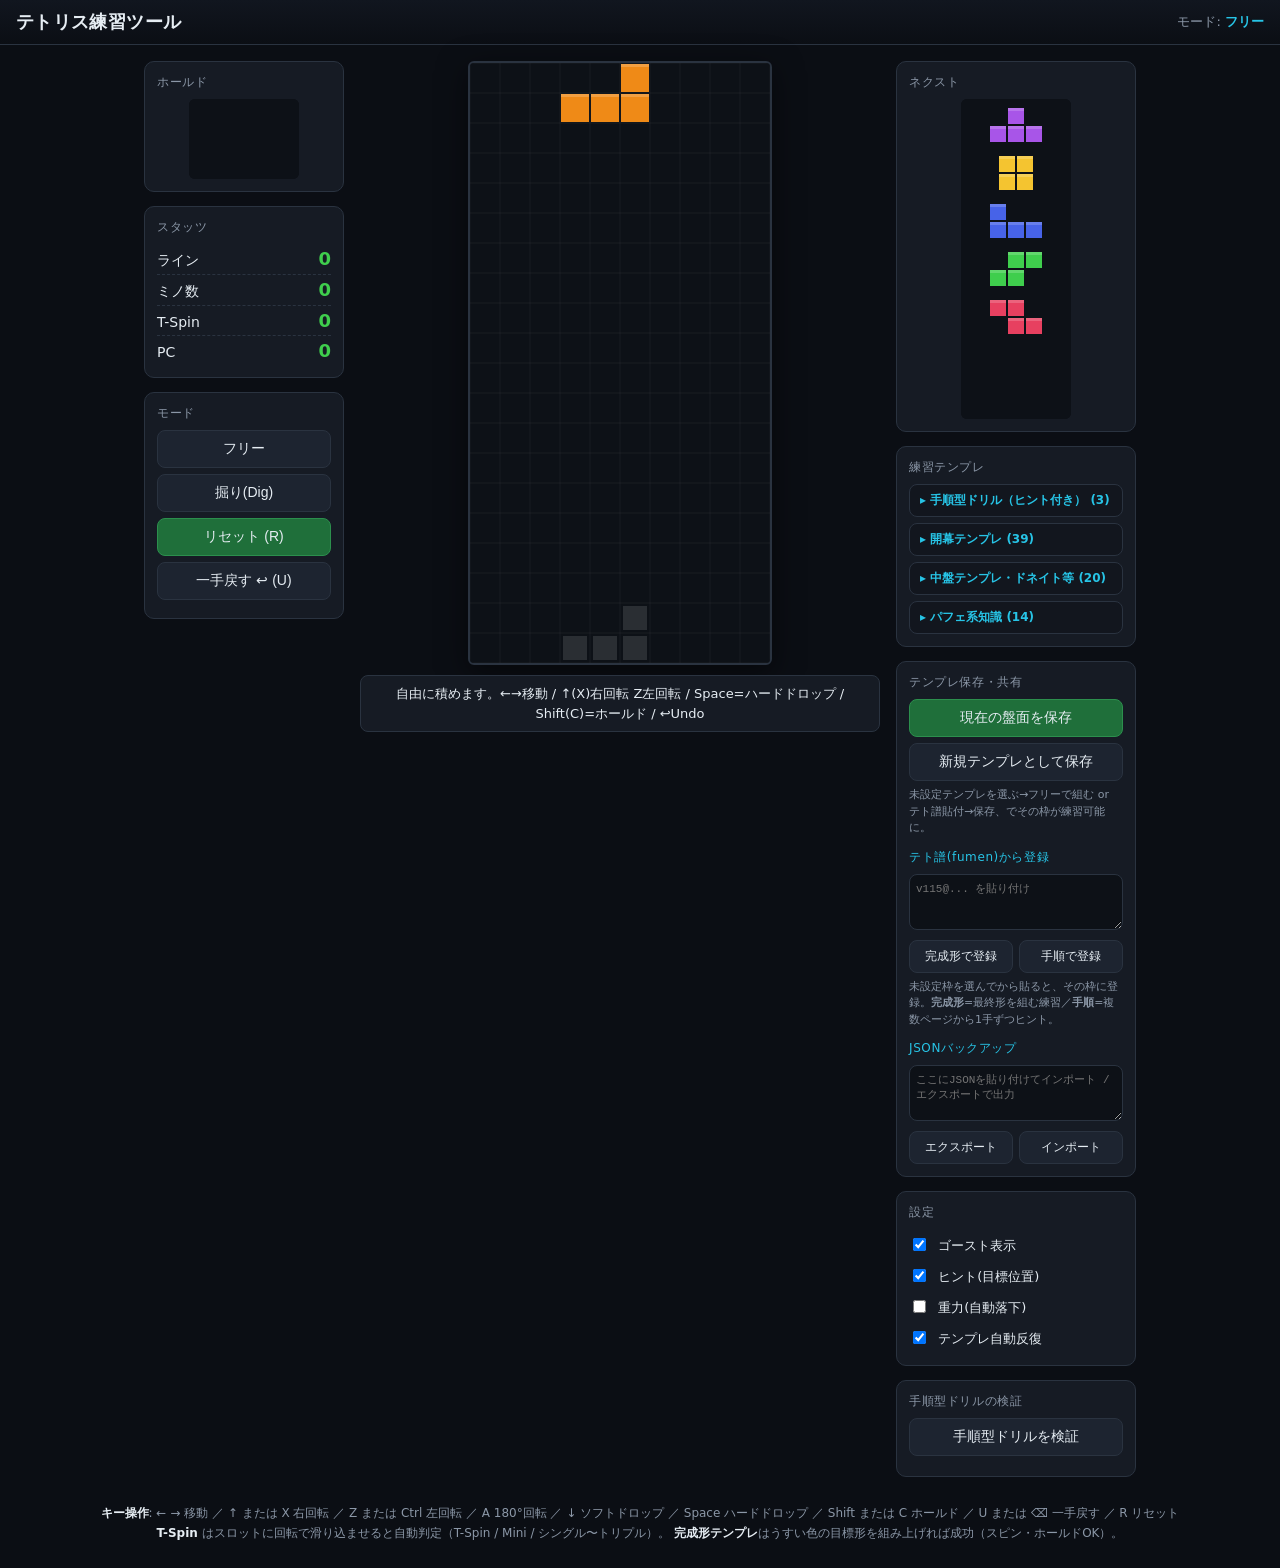
<file: tetris/index.html>
<!DOCTYPE html>
<html lang="ja">
<head>
  <meta charset="UTF-8" />
  <meta name="viewport" content="width=device-width, initial-scale=1, viewport-fit=cover" />
  <meta name="theme-color" content="#0d1117" />
  <meta name="apple-mobile-web-app-capable" content="yes" />
  <title>テトリス練習ツール</title>
  <link rel="stylesheet" href="css/style.css" />
</head>
<body>
  <header class="topbar">
    <h1>テトリス練習ツール</h1>
    <div class="mode-tag">モード: <span id="mode-label">フリー</span></div>
  </header>

  <main class="layout">
    <!-- 左: ホールド + 操作 -->
    <aside class="side left">
      <div class="panel">
        <div class="panel-title">ホールド</div>
        <canvas id="hold" width="110" height="80"></canvas>
      </div>
      <div class="panel stats">
        <div class="panel-title">スタッツ</div>
        <div class="stat"><span>ライン</span><b id="stat-lines">0</b></div>
        <div class="stat"><span>ミノ数</span><b id="stat-pieces">0</b></div>
        <div class="stat"><span>T-Spin</span><b id="stat-tspin">0</b></div>
        <div class="stat"><span>PC</span><b id="stat-pc">0</b></div>
      </div>
      <div class="panel">
        <div class="panel-title">モード</div>
        <button id="btn-free" class="ctrl-btn">フリー</button>
        <button id="btn-dig" class="ctrl-btn">掘り(Dig)</button>
        <button id="btn-reset" class="ctrl-btn primary">リセット (R)</button>
        <button id="btn-undo" class="ctrl-btn">一手戻す ↩ (U)</button>
      </div>
    </aside>

    <!-- 中央: 盤面 -->
    <section class="center">
      <canvas id="board" width="300" height="600"></canvas>
      <div id="hint-text" class="hint">準備中…</div>
      <!-- タッチ操作（スマホ用） -->
      <div class="touchpad">
        <button id="t-ccw">⟲</button>
        <button id="t-left">←</button>
        <button id="t-down">↓</button>
        <button id="t-right">→</button>
        <button id="t-cw">⟳</button>
        <button id="t-180">180°</button>
        <button id="t-drop" class="wide2">ドロップ</button>
        <button id="t-hold">ホールド</button>
        <button id="t-undo">↩戻す</button>
      </div>
    </section>

    <!-- 右: ネクスト + テンプレ + 設定 -->
    <aside class="side right">
      <div class="panel">
        <div class="panel-title">ネクスト</div>
        <canvas id="next" width="110" height="320"></canvas>
      </div>

      <div class="panel">
        <div class="panel-title">練習テンプレ</div>
        <div id="tpl-list" class="tpl-list"></div>
      </div>

      <div class="panel">
        <div class="panel-title">テンプレ保存・共有</div>
        <button id="btn-save" class="ctrl-btn primary">現在の盤面を保存</button>
        <button id="btn-savenew" class="ctrl-btn">新規テンプレとして保存</button>
        <p class="note">未設定テンプレを選ぶ→フリーで組む or テト譜貼付→保存、でその枠が練習可能に。</p>

        <div class="panel-title sub">テト譜(fumen)から登録</div>
        <textarea id="fumen-text" class="io-text" placeholder="v115@... を貼り付け"></textarea>
        <div class="io-row">
          <button id="btn-fumen" class="ctrl-btn small">完成形で登録</button>
          <button id="btn-fumen-steps" class="ctrl-btn small">手順で登録</button>
        </div>
        <p class="note">未設定枠を選んでから貼ると、その枠に登録。<b>完成形</b>=最終形を組む練習／<b>手順</b>=複数ページから1手ずつヒント。</p>

        <div class="panel-title sub">JSONバックアップ</div>
        <textarea id="io-text" class="io-text" placeholder="ここにJSONを貼り付けてインポート / エクスポートで出力"></textarea>
        <div class="io-row">
          <button id="btn-export" class="ctrl-btn small">エクスポート</button>
          <button id="btn-import" class="ctrl-btn small">インポート</button>
        </div>
      </div>

      <div class="panel">
        <div class="panel-title">設定</div>
        <label class="toggle"><input type="checkbox" id="set-ghost"> ゴースト表示</label>
        <label class="toggle"><input type="checkbox" id="set-hint"> ヒント(目標位置)</label>
        <label class="toggle"><input type="checkbox" id="set-gravity"> 重力(自動落下)</label>
        <label class="toggle"><input type="checkbox" id="set-repeat"> テンプレ自動反復</label>
      </div>

      <div class="panel">
        <div class="panel-title">手順型ドリルの検証</div>
        <button id="btn-verify" class="ctrl-btn">手順型ドリルを検証</button>
        <div id="verify-out" class="verify-out"></div>
      </div>
    </aside>
  </main>

  <footer class="help">
    <b>キー操作</b>: ← → 移動 ／ ↑ または X 右回転 ／ Z または Ctrl 左回転 ／ A 180°回転 ／
    ↓ ソフトドロップ ／ Space ハードドロップ ／ Shift または C ホールド ／ U または ⌫ 一手戻す ／ R リセット<br />
    <b>T-Spin</b> はスロットに回転で滑り込ませると自動判定（T-Spin / Mini / シングル〜トリプル）。
    <b>完成形テンプレ</b>はうすい色の目標形を組み上げれば成功（スピン・ホールドOK）。
  </footer>

  <!-- ビルド不要・classic script（file:// でも動く） -->
  <script src="js/engine.js"></script>
  <script src="js/templates.js"></script>
  <script src="js/catalog.js"></script>
  <script src="js/catalog_data.js"></script>
  <script src="js/fumen.js"></script>
  <script src="js/app.js"></script>
</body>
</html>
</file>
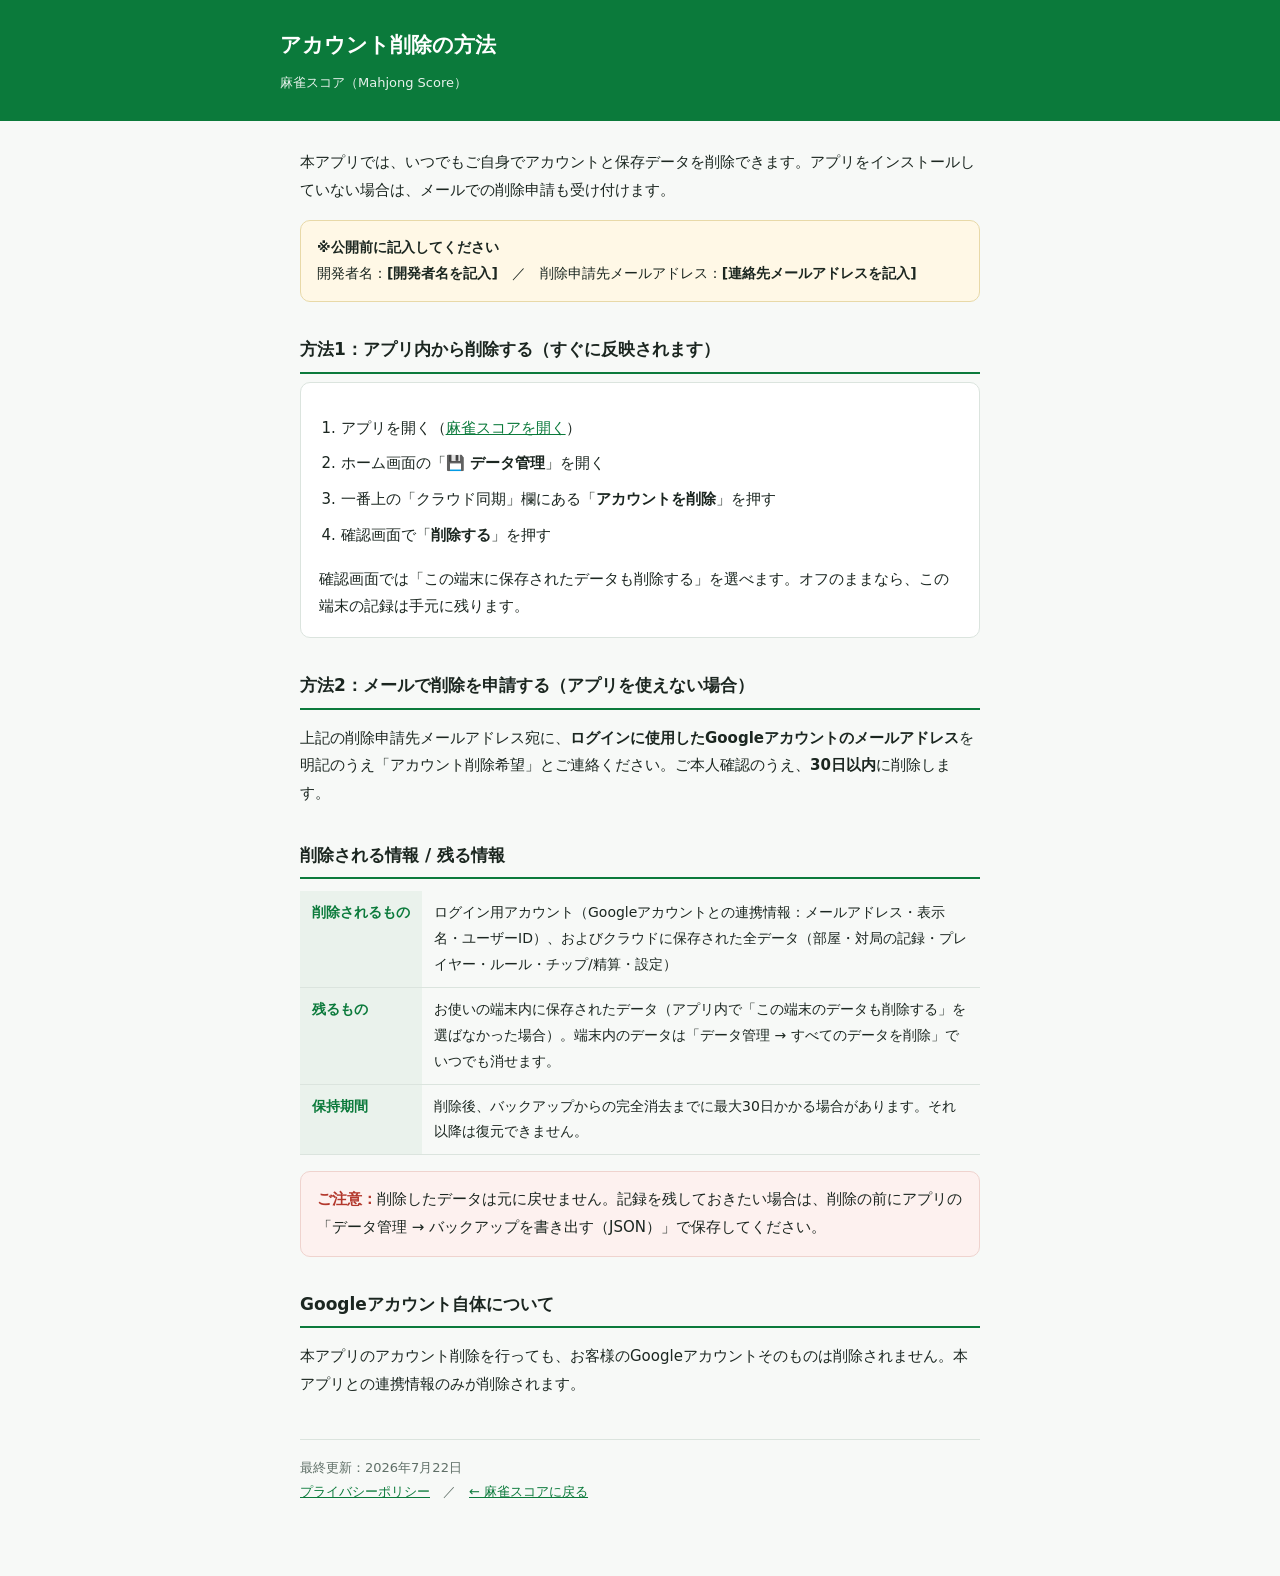
<file: delete-account.html>
<!doctype html>
<html lang="ja">
<head>
<meta charset="utf-8">
<meta name="viewport" content="width=device-width, initial-scale=1">
<title>アカウント削除の方法｜麻雀スコア</title>
<style>
  :root { --green:#0b7a3b; --ink:#1b2620; --muted:#5f6f67; --line:#dbe4de; --paper:#f7f9f7; --red:#b3382c; }
  * { box-sizing:border-box; }
  body { margin:0; background:var(--paper); color:var(--ink); line-height:1.85;
         font-family:"Hiragino Kaku Gothic ProN","Yu Gothic","YuGothic","Noto Sans JP",system-ui,sans-serif; }
  .wrap { max-width:720px; margin:0 auto; padding:0 20px 72px; }
  header { background:var(--green); color:#fff; padding:26px 20px; margin-bottom:28px; }
  header .inner { max-width:720px; margin:0 auto; }
  header h1 { margin:0; font-size:21px; }
  header p { margin:6px 0 0; font-size:13px; opacity:.9; }
  h2 { font-size:17px; margin:32px 0 8px; padding-bottom:6px; border-bottom:2px solid var(--green); }
  p, li { font-size:15px; }
  ol, ul { padding-left:1.35em; }
  ol li { margin:8px 0; }
  .steps { background:#fff; border:1px solid var(--line); border-radius:10px; padding:16px 18px; }
  .todo { background:#fff8e6; border:1px solid #e8d9a8; border-radius:10px; padding:14px 16px; margin:16px 0; font-size:14px; }
  .warn { background:#fdf1ef; border:1px solid #efd3ce; border-radius:10px; padding:14px 16px; margin:16px 0; }
  .warn b { color:var(--red); }
  table { width:100%; border-collapse:collapse; margin:12px 0; font-size:14px; }
  th, td { text-align:left; padding:9px 12px; border-bottom:1px solid var(--line); vertical-align:top; }
  th { background:#eaf2ec; color:var(--green); white-space:nowrap; }
  a { color:var(--green); }
  footer { margin-top:40px; padding-top:16px; border-top:1px solid var(--line); font-size:13px; color:var(--muted); }
</style>
</head>
<body>
<header><div class="inner">
  <h1>アカウント削除の方法</h1>
  <p>麻雀スコア（Mahjong Score）</p>
</div></header>

<div class="wrap">

<p>本アプリでは、いつでもご自身でアカウントと保存データを削除できます。アプリをインストールしていない場合は、メールでの削除申請も受け付けます。</p>

<div class="todo">
  <b>※公開前に記入してください</b><br>
  開発者名：<b>[開発者名を記入]</b>　／　削除申請先メールアドレス：<b>[連絡先メールアドレスを記入]</b>
</div>

<h2>方法1：アプリ内から削除する（すぐに反映されます）</h2>
<div class="steps">
  <ol>
    <li>アプリを開く（<a href="./">麻雀スコアを開く</a>）</li>
    <li>ホーム画面の「<b>💾 データ管理</b>」を開く</li>
    <li>一番上の「クラウド同期」欄にある「<b>アカウントを削除</b>」を押す</li>
    <li>確認画面で「<b>削除する</b>」を押す</li>
  </ol>
  <p style="margin:10px 0 0">確認画面では「この端末に保存されたデータも削除する」を選べます。オフのままなら、この端末の記録は手元に残ります。</p>
</div>

<h2>方法2：メールで削除を申請する（アプリを使えない場合）</h2>
<p>上記の削除申請先メールアドレス宛に、<b>ログインに使用したGoogleアカウントのメールアドレス</b>を明記のうえ「アカウント削除希望」とご連絡ください。ご本人確認のうえ、<b>30日以内</b>に削除します。</p>

<h2>削除される情報 / 残る情報</h2>
<table>
  <tr><th>削除されるもの</th><td>ログイン用アカウント（Googleアカウントとの連携情報：メールアドレス・表示名・ユーザーID）、およびクラウドに保存された全データ（部屋・対局の記録・プレイヤー・ルール・チップ/精算・設定）</td></tr>
  <tr><th>残るもの</th><td>お使いの端末内に保存されたデータ（アプリ内で「この端末のデータも削除する」を選ばなかった場合）。端末内のデータは「データ管理 → すべてのデータを削除」でいつでも消せます。</td></tr>
  <tr><th>保持期間</th><td>削除後、バックアップからの完全消去までに最大30日かかる場合があります。それ以降は復元できません。</td></tr>
</table>

<div class="warn">
  <p style="margin:0"><b>ご注意：</b>削除したデータは元に戻せません。記録を残しておきたい場合は、削除の前にアプリの「データ管理 → バックアップを書き出す（JSON）」で保存してください。</p>
</div>

<h2>Googleアカウント自体について</h2>
<p>本アプリのアカウント削除を行っても、お客様のGoogleアカウントそのものは削除されません。本アプリとの連携情報のみが削除されます。</p>

<footer>
  最終更新：2026年7月22日<br>
  <a href="privacy.html">プライバシーポリシー</a>　／　<a href="./">← 麻雀スコアに戻る</a>
</footer>

</div>
</body>
</html>
</file>
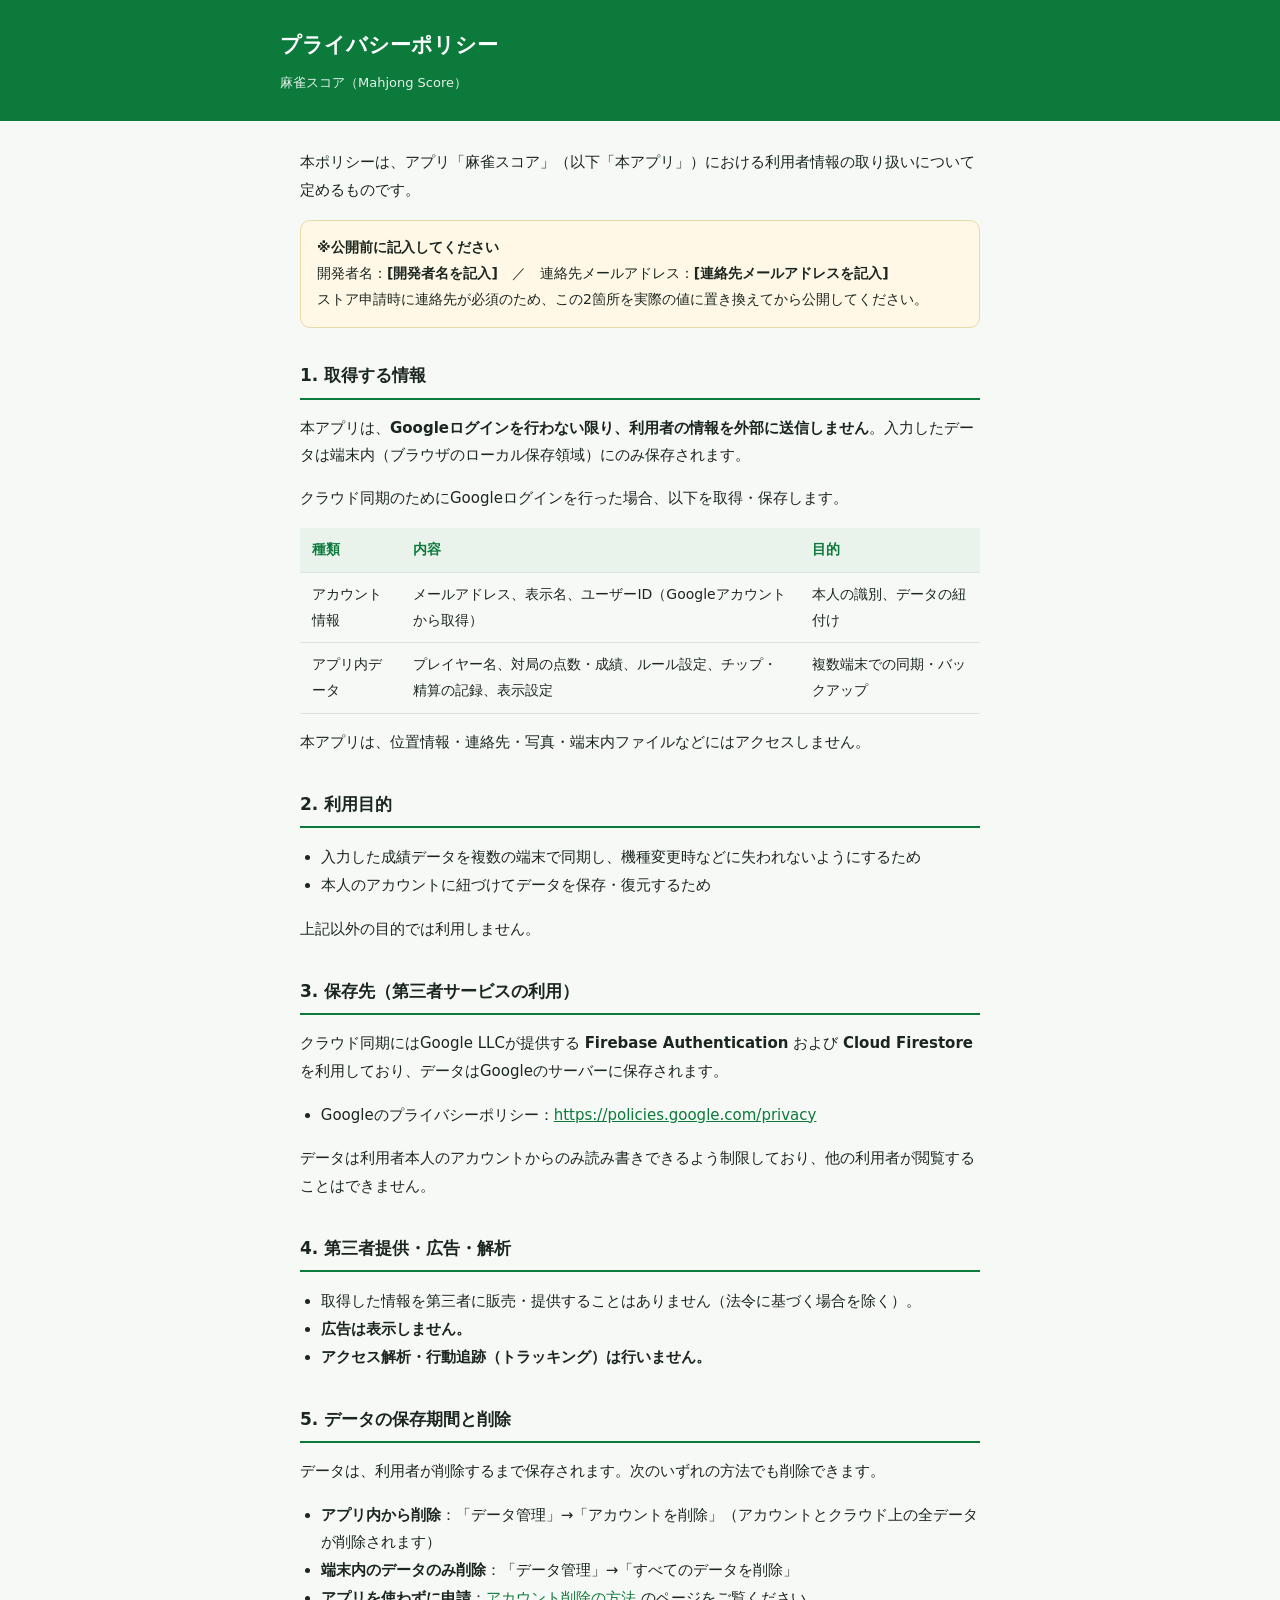
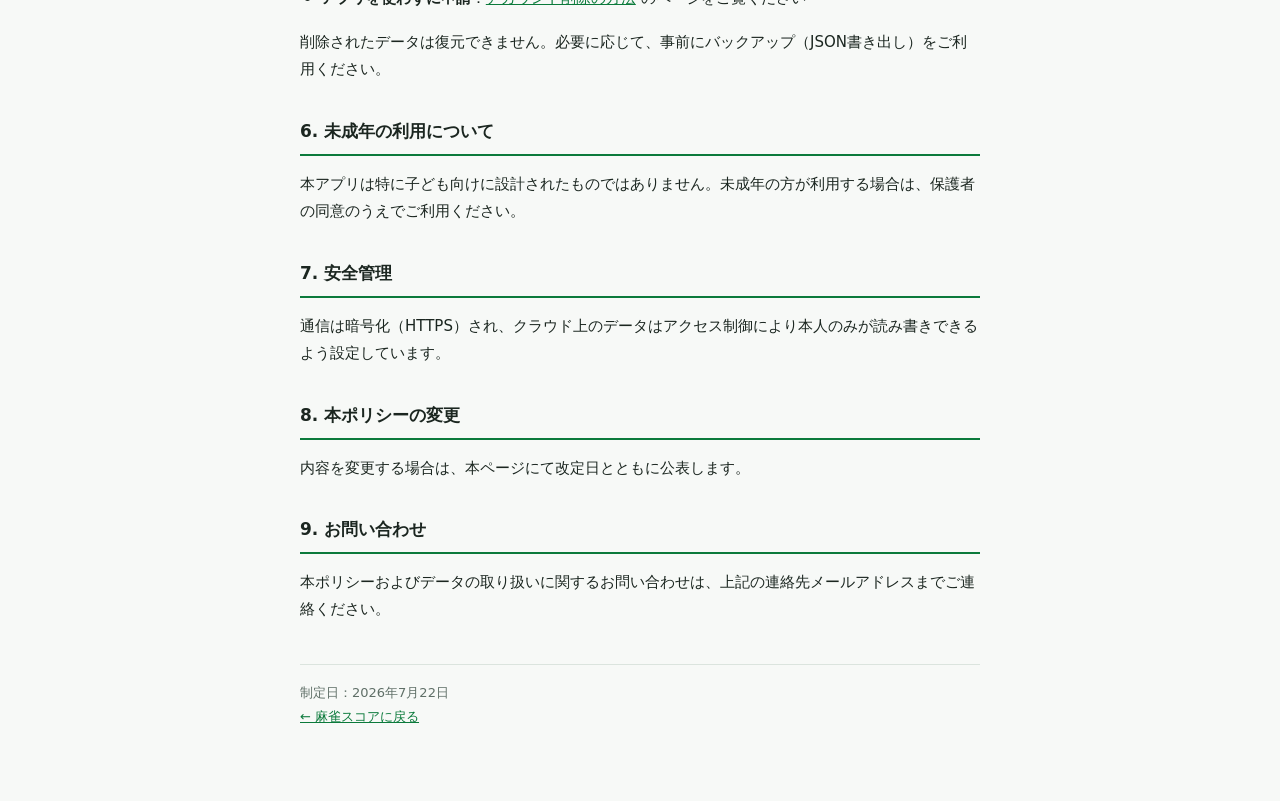
<file: privacy.html>
<!doctype html>
<html lang="ja">
<head>
<meta charset="utf-8">
<meta name="viewport" content="width=device-width, initial-scale=1">
<title>プライバシーポリシー｜麻雀スコア</title>
<style>
  :root { --green:#0b7a3b; --ink:#1b2620; --muted:#5f6f67; --line:#dbe4de; --paper:#f7f9f7; }
  * { box-sizing:border-box; }
  body { margin:0; background:var(--paper); color:var(--ink); line-height:1.85;
         font-family:"Hiragino Kaku Gothic ProN","Yu Gothic","YuGothic","Noto Sans JP",system-ui,sans-serif; }
  .wrap { max-width:720px; margin:0 auto; padding:0 20px 72px; }
  header { background:var(--green); color:#fff; padding:26px 20px; margin-bottom:28px; }
  header .inner { max-width:720px; margin:0 auto; }
  header h1 { margin:0; font-size:21px; }
  header p { margin:6px 0 0; font-size:13px; opacity:.9; }
  h2 { font-size:17px; margin:32px 0 8px; padding-bottom:6px; border-bottom:2px solid var(--green); }
  p, li { font-size:15px; }
  ul { padding-left:1.3em; }
  .note { background:#fff; border:1px solid var(--line); border-radius:10px; padding:14px 16px; margin:16px 0; }
  .todo { background:#fff8e6; border:1px solid #e8d9a8; border-radius:10px; padding:14px 16px; margin:16px 0; font-size:14px; }
  table { width:100%; border-collapse:collapse; margin:12px 0; font-size:14px; }
  th, td { text-align:left; padding:9px 12px; border-bottom:1px solid var(--line); vertical-align:top; }
  th { background:#eaf2ec; color:var(--green); white-space:nowrap; }
  a { color:var(--green); }
  footer { margin-top:40px; padding-top:16px; border-top:1px solid var(--line); font-size:13px; color:var(--muted); }
</style>
</head>
<body>
<header><div class="inner">
  <h1>プライバシーポリシー</h1>
  <p>麻雀スコア（Mahjong Score）</p>
</div></header>

<div class="wrap">

<p>本ポリシーは、アプリ「麻雀スコア」（以下「本アプリ」）における利用者情報の取り扱いについて定めるものです。</p>

<div class="todo">
  <b>※公開前に記入してください</b><br>
  開発者名：<b>[開発者名を記入]</b>　／　連絡先メールアドレス：<b>[連絡先メールアドレスを記入]</b><br>
  ストア申請時に連絡先が必須のため、この2箇所を実際の値に置き換えてから公開してください。
</div>

<h2>1. 取得する情報</h2>
<p>本アプリは、<b>Googleログインを行わない限り、利用者の情報を外部に送信しません</b>。入力したデータは端末内（ブラウザのローカル保存領域）にのみ保存されます。</p>
<p>クラウド同期のためにGoogleログインを行った場合、以下を取得・保存します。</p>
<table>
  <tr><th>種類</th><th>内容</th><th>目的</th></tr>
  <tr><td>アカウント情報</td><td>メールアドレス、表示名、ユーザーID（Googleアカウントから取得）</td><td>本人の識別、データの紐付け</td></tr>
  <tr><td>アプリ内データ</td><td>プレイヤー名、対局の点数・成績、ルール設定、チップ・精算の記録、表示設定</td><td>複数端末での同期・バックアップ</td></tr>
</table>
<p>本アプリは、位置情報・連絡先・写真・端末内ファイルなどにはアクセスしません。</p>

<h2>2. 利用目的</h2>
<ul>
  <li>入力した成績データを複数の端末で同期し、機種変更時などに失われないようにするため</li>
  <li>本人のアカウントに紐づけてデータを保存・復元するため</li>
</ul>
<p>上記以外の目的では利用しません。</p>

<h2>3. 保存先（第三者サービスの利用）</h2>
<p>クラウド同期にはGoogle LLCが提供する <b>Firebase Authentication</b> および <b>Cloud Firestore</b> を利用しており、データはGoogleのサーバーに保存されます。</p>
<ul>
  <li>Googleのプライバシーポリシー：<a href="https://policies.google.com/privacy" target="_blank" rel="noopener">https://policies.google.com/privacy</a></li>
</ul>
<p>データは利用者本人のアカウントからのみ読み書きできるよう制限しており、他の利用者が閲覧することはできません。</p>

<h2>4. 第三者提供・広告・解析</h2>
<ul>
  <li>取得した情報を第三者に販売・提供することはありません（法令に基づく場合を除く）。</li>
  <li><b>広告は表示しません。</b></li>
  <li><b>アクセス解析・行動追跡（トラッキング）は行いません。</b></li>
</ul>

<h2>5. データの保存期間と削除</h2>
<p>データは、利用者が削除するまで保存されます。次のいずれの方法でも削除できます。</p>
<ul>
  <li><b>アプリ内から削除</b>：「データ管理」→「アカウントを削除」（アカウントとクラウド上の全データが削除されます）</li>
  <li><b>端末内のデータのみ削除</b>：「データ管理」→「すべてのデータを削除」</li>
  <li><b>アプリを使わずに申請</b>：<a href="delete-account.html">アカウント削除の方法</a> のページをご覧ください</li>
</ul>
<p>削除されたデータは復元できません。必要に応じて、事前にバックアップ（JSON書き出し）をご利用ください。</p>

<h2>6. 未成年の利用について</h2>
<p>本アプリは特に子ども向けに設計されたものではありません。未成年の方が利用する場合は、保護者の同意のうえでご利用ください。</p>

<h2>7. 安全管理</h2>
<p>通信は暗号化（HTTPS）され、クラウド上のデータはアクセス制御により本人のみが読み書きできるよう設定しています。</p>

<h2>8. 本ポリシーの変更</h2>
<p>内容を変更する場合は、本ページにて改定日とともに公表します。</p>

<h2>9. お問い合わせ</h2>
<p>本ポリシーおよびデータの取り扱いに関するお問い合わせは、上記の連絡先メールアドレスまでご連絡ください。</p>

<footer>
  制定日：2026年7月22日<br>
  <a href="./">← 麻雀スコアに戻る</a>
</footer>

</div>
</body>
</html>
</file>
<file: tetris/css/style.css>
:root {
  --bg: #0b0e14;
  --panel: #161b24;
  --panel2: #1d2430;
  --line: #2a3340;
  --text: #e6edf3;
  --muted: #8b97a7;
  --accent: #27c4e6;
  --accent2: #3fce4d;
}
* { box-sizing: border-box; }
html, body {
  margin: 0; padding: 0;
  background: var(--bg); color: var(--text);
  font-family: system-ui, -apple-system, "Hiragino Kaku Gothic ProN", "Noto Sans JP", sans-serif;
  -webkit-text-size-adjust: 100%;
}
.topbar {
  display: flex; align-items: center; justify-content: space-between;
  padding: 10px 16px; border-bottom: 1px solid var(--line);
  background: linear-gradient(180deg, #11161f, #0b0e14);
}
.topbar h1 { font-size: 18px; margin: 0; letter-spacing: .02em; }
.mode-tag { font-size: 13px; color: var(--muted); }
.mode-tag span { color: var(--accent); font-weight: 700; }

.layout {
  display: grid;
  grid-template-columns: 200px minmax(0, auto) 240px;
  gap: 16px;
  padding: 16px;
  align-items: start;
  justify-content: center;
}
.center { display: flex; flex-direction: column; align-items: center; gap: 10px; }
#board {
  background: #0d1117;
  border: 2px solid var(--line);
  border-radius: 6px;
  box-shadow: 0 8px 30px rgba(0,0,0,.5);
  touch-action: none;
}

.side { display: flex; flex-direction: column; gap: 14px; }
.panel {
  background: var(--panel); border: 1px solid var(--line);
  border-radius: 10px; padding: 12px;
}
.panel-title { font-size: 12px; color: var(--muted); margin-bottom: 8px; letter-spacing: .05em; }
.panel-title.sub { margin-top: 12px; color: var(--accent); }
#hold, #next { display: block; background: #0d1117; border-radius: 6px; margin: 0 auto; }

.stats .stat {
  display: flex; justify-content: space-between; align-items: baseline;
  padding: 4px 0; border-bottom: 1px dashed var(--line); font-size: 14px;
}
.stats .stat:last-child { border-bottom: 0; }
.stats .stat b { font-size: 18px; color: var(--accent2); }

.ctrl-btn {
  display: block; width: 100%; margin: 6px 0; padding: 9px 10px;
  background: var(--panel2); color: var(--text);
  border: 1px solid var(--line); border-radius: 8px;
  font-size: 14px; cursor: pointer;
}
.ctrl-btn:hover { background: #283141; }
.ctrl-btn.primary { background: #1f6f3a; border-color: #2c8f4d; }
.ctrl-btn.primary:hover { background: #258044; }

.tpl-list { display: flex; flex-direction: column; gap: 6px; max-height: 360px; overflow-y: auto; }
.tpl-sec { border: 1px solid var(--line); border-radius: 8px; background: #12161e; }
.tpl-sec > summary {
  cursor: pointer; padding: 7px 10px; font-size: 12px; color: var(--accent);
  font-weight: 700; list-style: none; user-select: none;
}
.tpl-sec > summary::-webkit-details-marker { display: none; }
.tpl-sec > summary::before { content: "▸ "; }
.tpl-sec[open] > summary::before { content: "▾ "; }
.tpl-sec[open] { padding-bottom: 6px; }
.tpl-row { display: flex; gap: 4px; padding: 2px 6px; }
.tpl-btn {
  flex: 1; text-align: left; background: var(--panel2); border: 1px solid var(--line);
  border-radius: 8px; padding: 6px 9px; cursor: pointer; color: var(--text);
  display: flex; align-items: center; justify-content: space-between; gap: 6px;
}
.tpl-btn:hover { background: #283141; border-color: var(--accent); }
.tpl-btn.unset { opacity: .8; border-style: dashed; }
.tpl-btn.info { background: #1a1626; border-color: #4a3a6a; }
.tpl-btn.ok { border-left: 3px solid var(--accent2); }
.tpl-btn.rec { border-left: 3px solid #e0a330; }
.tpl-btn.rec .tpl-sub { color: #e0a330; }
.tpl-name { font-size: 13px; }
.tpl-sub { font-size: 10px; color: var(--muted); white-space: nowrap; }
.tpl-del {
  background: #2a1820; color: #ff9fb0; border: 1px solid var(--line);
  border-radius: 8px; padding: 0 8px; cursor: pointer; font-size: 12px;
}
.tpl-del:hover { background: #3a2028; }

.note { font-size: 11px; color: var(--muted); margin: 6px 0; line-height: 1.5; }
.io-text {
  width: 100%; height: 56px; resize: vertical; box-sizing: border-box;
  background: #0d1117; color: var(--text); border: 1px solid var(--line);
  border-radius: 8px; font-size: 11px; padding: 6px; font-family: ui-monospace, monospace;
}
.io-row { display: flex; gap: 6px; margin-top: 6px; }
.ctrl-btn.small { margin: 0; padding: 7px 8px; font-size: 12px; }

.toggle { display: block; font-size: 13px; padding: 5px 0; cursor: pointer; color: var(--text); }
.toggle input { margin-right: 8px; transform: translateY(1px); }

.hint {
  max-width: 520px; min-height: 20px; text-align: center;
  background: var(--panel); border: 1px solid var(--line); border-radius: 8px;
  padding: 8px 12px; font-size: 13px; color: var(--text); line-height: 1.5;
}
.hint.err { border-color: #e74060; color: #ff9fb0; background: #2a1820; }

.verify-out { margin-top: 8px; }
.vtab { width: 100%; border-collapse: collapse; font-size: 11px; }
.vtab th, .vtab td { border-bottom: 1px solid var(--line); padding: 4px 3px; text-align: left; }
.vtab .vok { color: var(--accent2); }
.vtab .vng { color: #ff9fb0; }

.touchpad { display: none; }

.help {
  text-align: center; font-size: 12px; color: var(--muted);
  padding: 10px 16px 24px; line-height: 1.7;
}
.help b { color: var(--text); }

/* ===== スマホ・タブレット ===== */
@media (max-width: 820px) {
  .layout {
    grid-template-columns: 1fr;
    gap: 12px;
  }
  .side { flex-direction: row; flex-wrap: wrap; }
  .side .panel { flex: 1 1 140px; }
  #board { width: 100%; max-width: 360px; height: auto; }
  .touchpad {
    display: grid;
    grid-template-columns: repeat(5, 1fr);
    gap: 8px; width: 100%; max-width: 360px; margin-top: 6px;
  }
  .touchpad button {
    padding: 14px 0; font-size: 16px; background: var(--panel2);
    color: var(--text); border: 1px solid var(--line); border-radius: 10px;
    -webkit-user-select: none; user-select: none; touch-action: manipulation;
  }
  .touchpad button:active { background: var(--accent); color: #0b0e14; }
  .touchpad .wide { grid-column: span 3; }
  .touchpad .wide2 { grid-column: span 2; }
}
</file>
